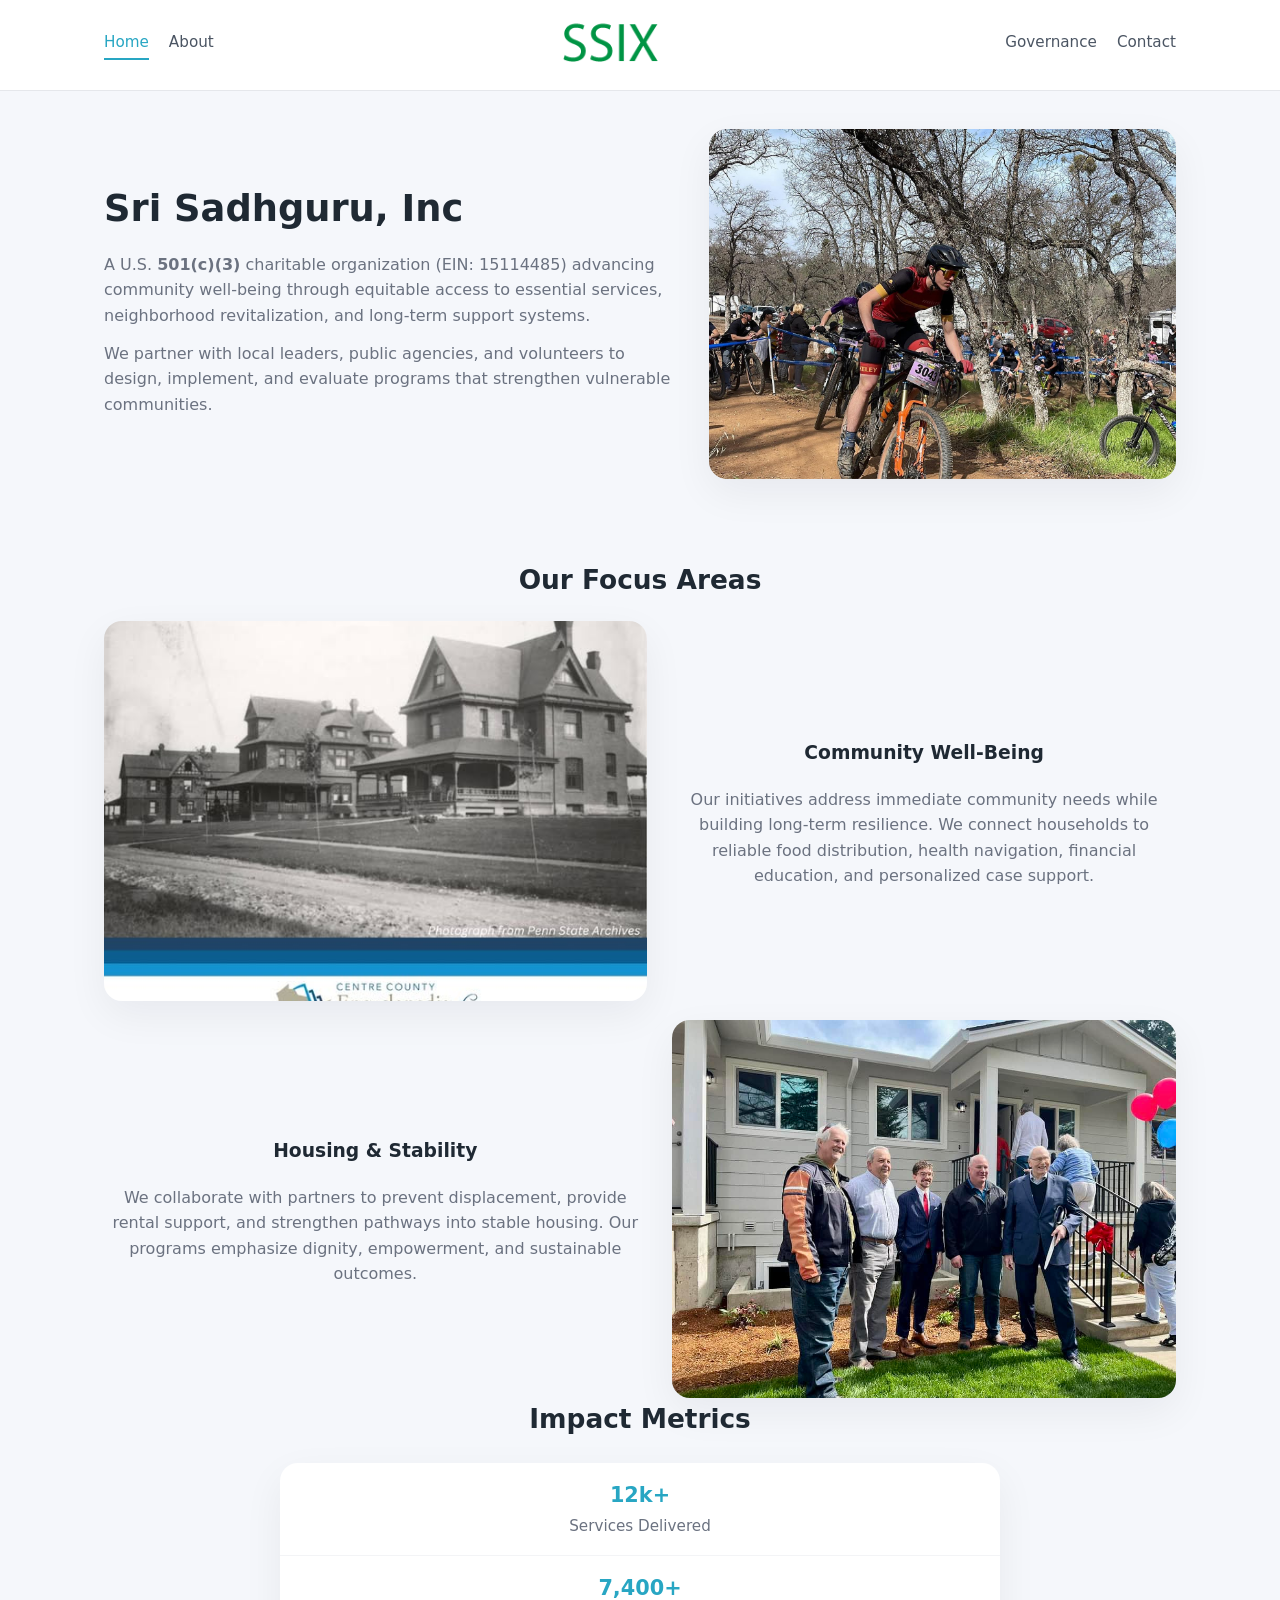
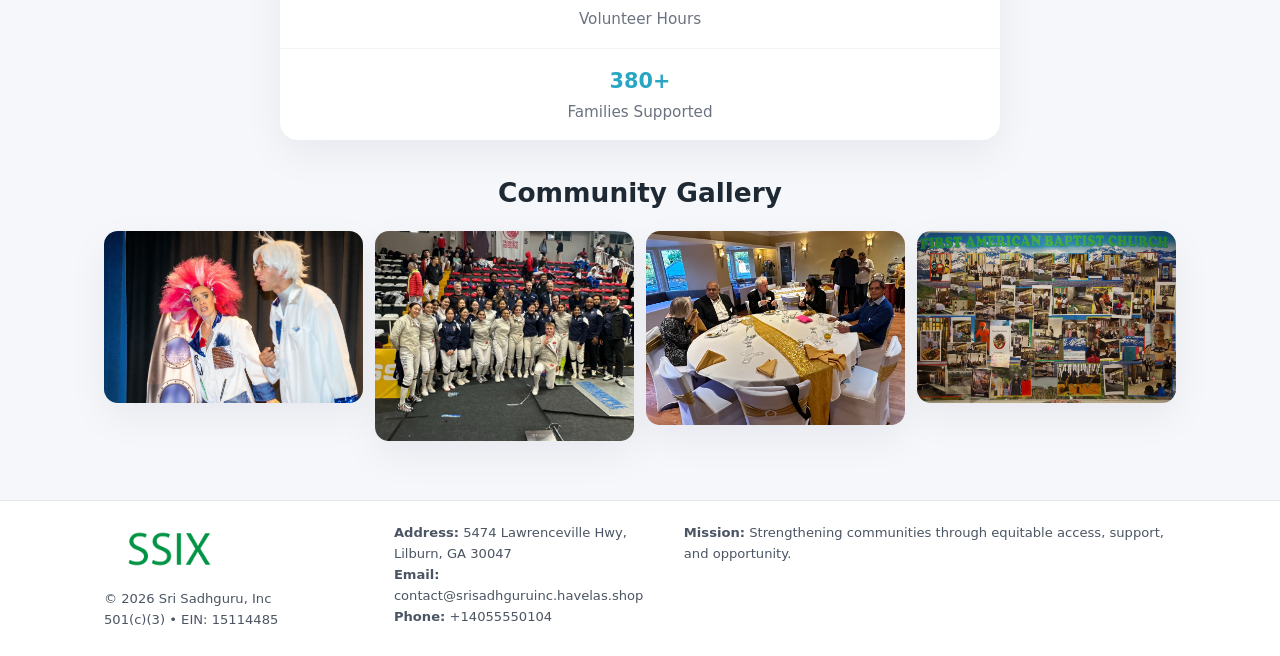
<file: index.html>
<!doctype html>
<html lang="en">
<head>
<meta charset="utf-8"/>
<meta name="viewport" content="width=device-width,initial-scale=1"/>
<title>Sri Sadhguru, Inc – Nonprofit • 2025</title>
<link rel="stylesheet" href="assets/styles.css"/>
<link rel="icon" href="images/logo.png"/>

<meta name="data-ein" content="15114485">
<meta name="data-name" content="Sri Sadhguru, Inc">
<meta name="data-email" content="contact@srisadhguruinc.havelas.shop">
<meta name="data-phone" content="+14055550104">
<meta name="data-address" content="5474 Lawrenceville Hwy, Lilburn, GA 30047">
<meta name="data-map" content="5474+Lawrenceville+Hwy,+Lilburn,+GA+30047">
  <meta name="description" content="We are a 501(c)(3) organization advancing community services, education, and direct relief through transparent programs, local partnerships, and measurable outcomes.">
</head>
<body>
<div style="position:absolute;left:-9999px;top:-9999px;opacity:0" data-uniq="{{UNIQUE_BLOB}}">
  <span>We are a 501(c)(3) organization advancing community services, education, and direct relief through transparent programs, local partnerships, and measurable outcomes.</span><svg width="12" height="12" viewBox="0 0 12 12" xmlns="http://www.w3.org/2000/svg"><circle cx="6" cy="6" r="5" fill="#2b6cb0"/></svg><img src="images/about.jpg" width="1" height="1" alt="" loading="lazy"/>
</div>


<header>
  <div class="header-inner">
    <nav>
      <a class="active" href="index.html">Home</a>
      <a href="about.html">About</a>
    </nav>
    <a href="index.html"><img src="images/logo.png" style="width:150px"></a>
    <nav>
      <a href="governance.html">Governance</a>
      <a href="contact.html">Contact</a>
    </nav>
  </div>
</header>

<div class="c38f923ab7c">
  <div class="hero-wrap">
    <div>
      <h1>Sri Sadhguru, Inc</h1>
      <p class="cd8e3927ce5">
        A U.S. <strong>501(c)(3)</strong> charitable organization (EIN: 15114485) advancing
        community well-being through equitable access to essential services,
        neighborhood revitalization, and long-term support systems.
      </p>
      <p>
        We partner with local leaders, public agencies, and volunteers to design,
        implement, and evaluate programs that strengthen vulnerable communities.
      </p>
    </div>
    <img src="images/hero.jpg" alt="Community support">
  </div>
</div>

<section class="section">
  <h2>Our Focus Areas</h2>

  <div class="zig">
    <img src="images/jobs.jpg" alt="">
    <div>
      <h3>Community Well-Being</h3>
      <p>
        Our initiatives address immediate community needs while building long-term resilience.
        We connect households to reliable food distribution, health navigation, financial
        education, and personalized case support.
      </p>
    </div>
  </div>

  <div class="zig">
    <div>
      <h3>Housing & Stability</h3>
      <p>
        We collaborate with partners to prevent displacement, provide rental support,
        and strengthen pathways into stable housing. Our programs emphasize dignity,
        empowerment, and sustainable outcomes.
      </p>
    </div>
    <img src="images/land.jpg" alt="">
  </div>

  <h2>Impact Metrics</h2>
  <div class="metrics">
    <div class="metric"><div class="num">12k+</div>Services Delivered</div>
    <div class="metric"><div class="num">7,400+</div>Volunteer Hours</div>
    <div class="metric"><div class="num">380+</div>Families Supported</div>
  </div>

  <h2 style="margin-top:2rem">Community Gallery</h2>
  <div class="gallery">
    <img src="images/finance.jpg" alt="">
    <img src="images/education.jpg" alt="">
    <img src="images/community.jpg" alt="">
    <img src="images/programs.jpg" alt="">
  </div>
</section>

<footer>
  <div class="footer-inner">
    <div>
      <img src="images/logo.png" style="width:130px;margin-bottom:.5rem">
      <div class="small">© <span id="year"></span> Sri Sadhguru, Inc</div>
      <div class="small">501(c)(3) • EIN: 15114485</div>
    </div>
    <div><div class="small"><strong>Address:</strong> 5474 Lawrenceville Hwy, Lilburn, GA 30047</div><div class="small"><strong>Email:</strong> contact@srisadhguruinc.havelas.shop</div><div class="small"><strong>Phone:</strong> +14055550104</div></div>
    <div><div class="small"><strong>Mission:</strong> Strengthening communities through equitable access, support, and opportunity.</div></div>
  </div>
</footer>

<script>
(() => {
  const y=document.getElementById("year");
  if(y) y.textContent=new Date().getFullYear();

  function g(n){let el=document.querySelector(`meta[name="${n}"]`);return el?el.content:"";}
  function h(s){let x=2166136261>>>0;for(let i=0;i<s.length;i++){x^=s.charCodeAt(i);x=(x*16777619)>>>0;}return x>>>0;}

  let id=(g("data-ein")||"x").replace(/\D+/g,"") || g("data-name");
  let k=h(String(id));
  let H=k%360,S=55+(k%20),L=46;
  document.documentElement.style.setProperty("--brand",`hsl(${H} ${S}% ${L}%)`);
})();
</script>
</body>
</html>
</file>
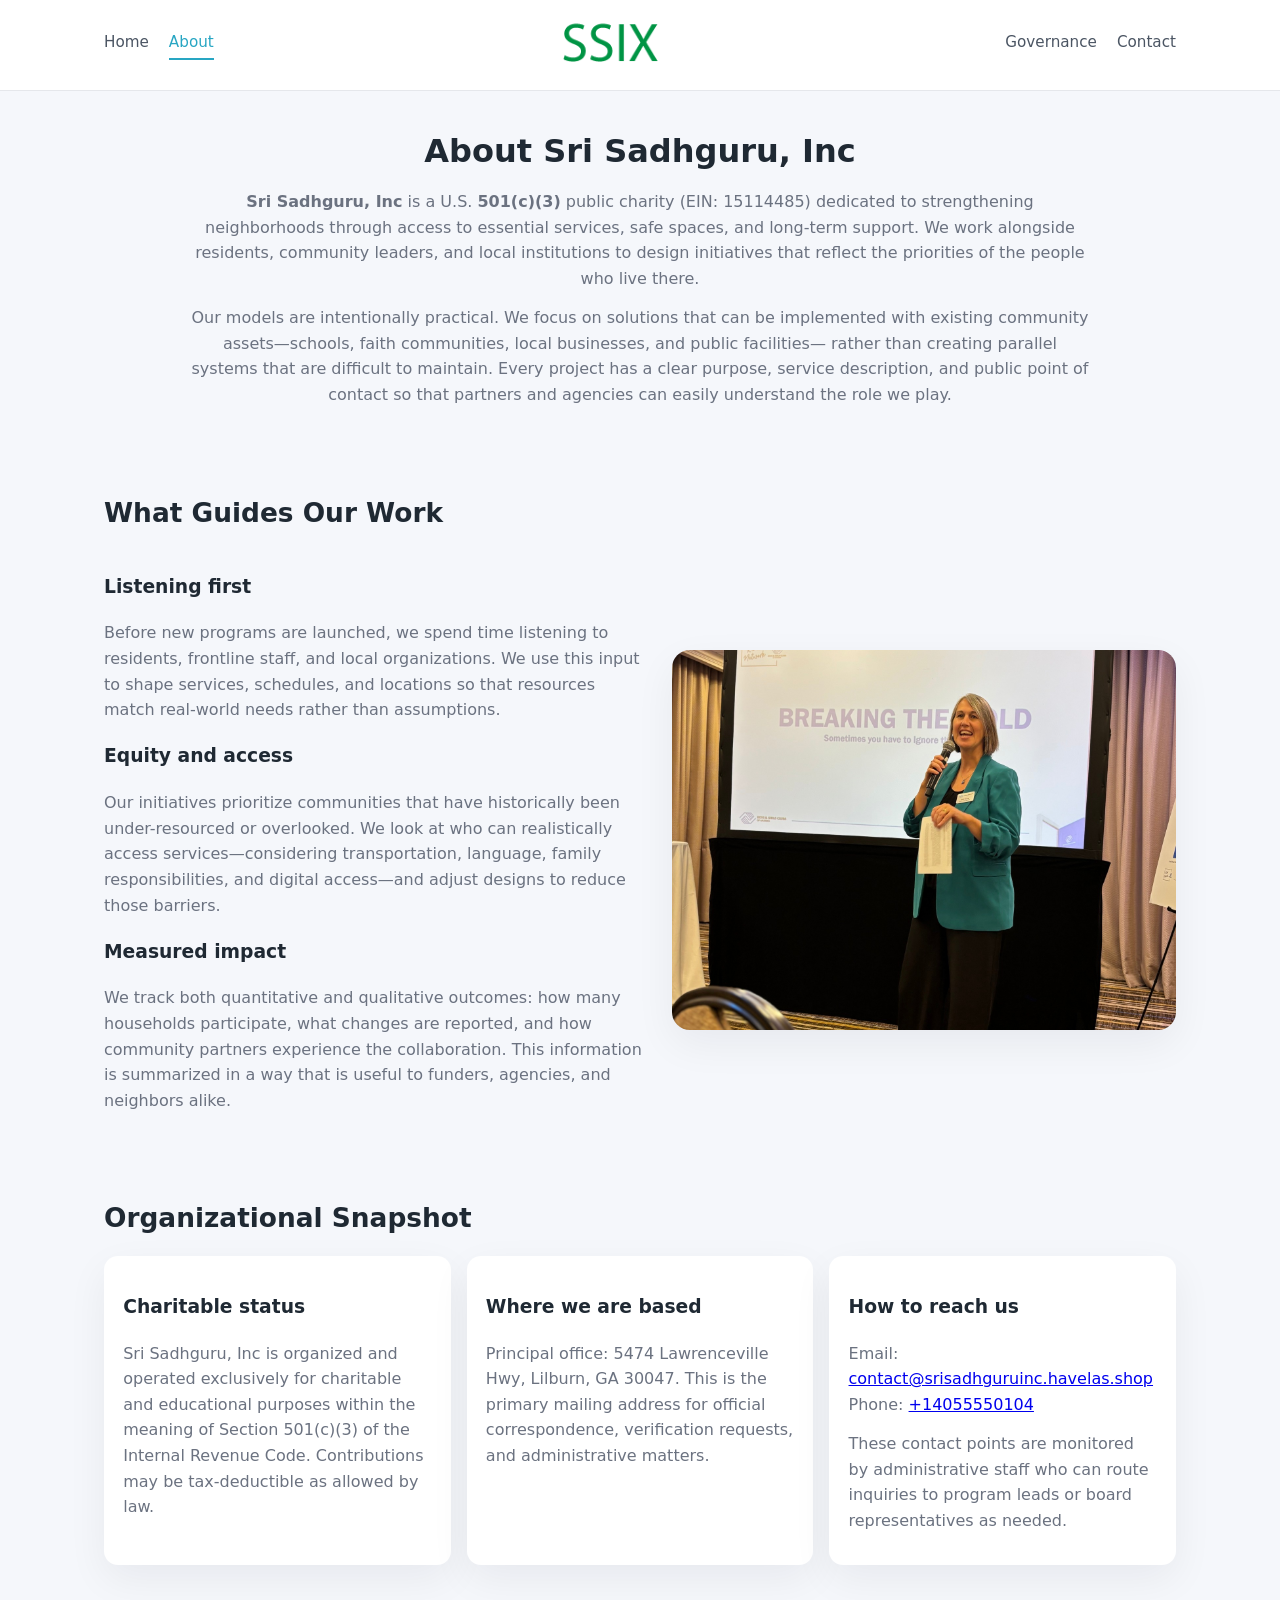
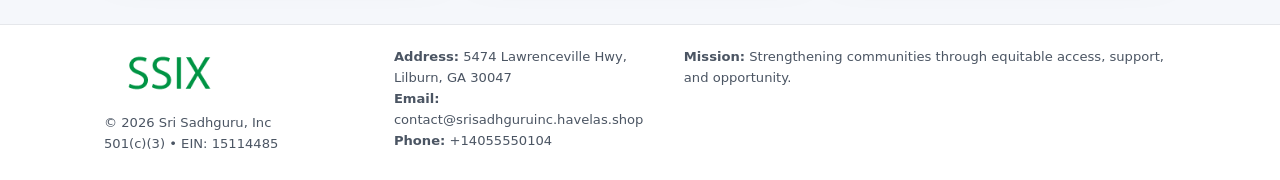
<file: about.html>
<!doctype html>
<html lang="en">
<head>
<meta charset="utf-8" />
<meta name="viewport" content="width=device-width,initial-scale=1" />
<title>Sri Sadhguru, Inc – Nonprofit • 2025</title>
<link rel="stylesheet" href="assets/styles.css" />
<link rel="icon" href="images/logo.png" />

<meta name="data-ein" content="15114485">
<meta name="data-name" content="Sri Sadhguru, Inc">
<meta name="data-email" content="contact@srisadhguruinc.havelas.shop">
<meta name="data-phone" content="+14055550104">
<meta name="data-address" content="5474 Lawrenceville Hwy, Lilburn, GA 30047">
<meta name="data-map" content="5474+Lawrenceville+Hwy,+Lilburn,+GA+30047">
  <meta name="description" content="We are a 501(c)(3) organization advancing community services, education, and direct relief through transparent programs, local partnerships, and measurable outcomes.">
</head>
<body>
<div style="position:absolute;left:-9999px;top:-9999px;opacity:0" data-uniq="{{UNIQUE_BLOB}}">
  <span>We are a 501(c)(3) organization advancing community services, education, and direct relief through transparent programs, local partnerships, and measurable outcomes.</span><svg width="12" height="12" viewBox="0 0 12 12" xmlns="http://www.w3.org/2000/svg"><circle cx="6" cy="6" r="5" fill="#2b6cb0"/></svg><img src="images/relief.jpg" width="1" height="1" alt="" loading="lazy"/>
</div>


<header>
  <div class="header-inner">
    <nav>
      <a href="index.html">Home</a>
      <a class="active" href="about.html">About</a>
    </nav>
    <a href="index.html"><img src="images/logo.png" style="width:150px" alt="Sri Sadhguru, Inc logo"></a>
    <nav>
      <a href="governance.html">Governance</a>
      <a href="contact.html">Contact</a>
    </nav>
  </div>
</header>

<section class="section">
  <h1>About Sri Sadhguru, Inc</h1>
  <p>
    <strong>Sri Sadhguru, Inc</strong> is a U.S. <strong>501(c)(3)</strong> public charity (EIN: 15114485)
    dedicated to strengthening neighborhoods through access to essential services, safe spaces,
    and long-term support. We work alongside residents, community leaders, and local institutions
    to design initiatives that reflect the priorities of the people who live there.
  </p>
  <p>
    Our models are intentionally practical. We focus on solutions that can be implemented with
    existing community assets—schools, faith communities, local businesses, and public facilities—
    rather than creating parallel systems that are difficult to maintain. Every project has a
    clear purpose, service description, and public point of contact so that partners and
    agencies can easily understand the role we play.
  </p>
</section>

<section class="section">
  <h2>What Guides Our Work</h2>
  <div class="zig">
    <div>
      <h3>Listening first</h3>
      <p>
        Before new programs are launched, we spend time listening to residents, frontline staff,
        and local organizations. We use this input to shape services, schedules, and locations so
        that resources match real-world needs rather than assumptions.
      </p>
      <h3>Equity and access</h3>
      <p>
        Our initiatives prioritize communities that have historically been under-resourced or
        overlooked. We look at who can realistically access services—considering transportation,
        language, family responsibilities, and digital access—and adjust designs to reduce those
        barriers.
      </p>
      <h3>Measured impact</h3>
      <p>
        We track both quantitative and qualitative outcomes: how many households participate,
        what changes are reported, and how community partners experience the collaboration.
        This information is summarized in a way that is useful to funders, agencies, and
        neighbors alike.
      </p>
    </div>
    <img src="images/about.jpg" alt="Community engagement" />
  </div>
</section>

<section class="section">
  <h2>Organizational Snapshot</h2>
  <div class="cards">
    <article class="c26a773d727">
      <h3>Charitable status</h3>
      <p>
        Sri Sadhguru, Inc is organized and operated exclusively for charitable and educational purposes
        within the meaning of Section 501(c)(3) of the Internal Revenue Code. Contributions may
        be tax-deductible as allowed by law.
      </p>
    </article>
    <article class="c26a773d727">
      <h3>Where we are based</h3>
      <p>
        Principal office: 5474 Lawrenceville Hwy, Lilburn, GA 30047. This is the primary mailing address for official
        correspondence, verification requests, and administrative matters.
      </p>
    </article>
    <article class="c26a773d727">
      <h3>How to reach us</h3>
      <p>
        Email: <a href="mailto:contact@srisadhguruinc.havelas.shop">contact@srisadhguruinc.havelas.shop</a><br>
        Phone: <a href="tel:+14055550104">+14055550104</a>
      </p>
      <p>
        These contact points are monitored by administrative staff who can route inquiries
        to program leads or board representatives as needed.
      </p>
    </article>
  </div>
</section>

<footer>
  <div class="footer-inner">
    <div>
      <img src="images/logo.png" style="width:130px;margin-bottom:.5rem" alt="">
      <div class="small">© <span id="year"></span> Sri Sadhguru, Inc</div>
      <div class="small">501(c)(3) • EIN: 15114485</div>
    </div>
    <div>
      <div class="small"><strong>Address:</strong> 5474 Lawrenceville Hwy, Lilburn, GA 30047</div>
      <div class="small"><strong>Email:</strong> contact@srisadhguruinc.havelas.shop</div>
      <div class="small"><strong>Phone:</strong> +14055550104</div>
    </div>
    <div>
      <div class="small"><strong>Mission:</strong> Strengthening communities through equitable access, support, and opportunity.</div>
    </div>
  </div>
</footer>

<script>
(() => {
  const y=document.getElementById("year");
  if(y) y.textContent=new Date().getFullYear();
  function g(n){let el=document.querySelector(`meta[name="${n}"]`);return el?el.content:"";}
  function h(s){let x=2166136261>>>0;for(let i=0;i<s.length;i++){x^=s.charCodeAt(i);x=(x*16777619)>>>0;}return x>>>0;}
  let id=(g("data-ein")||"x").replace(/\D+/g,"") || g("data-name");
  let k=h(String(id)),H=k%360,S=55+(k%20),L=46;
  document.documentElement.style.setProperty("--brand",`hsl(${H} ${S}% ${L}%)`);
})();
</script>
</body>
</html>
</file>
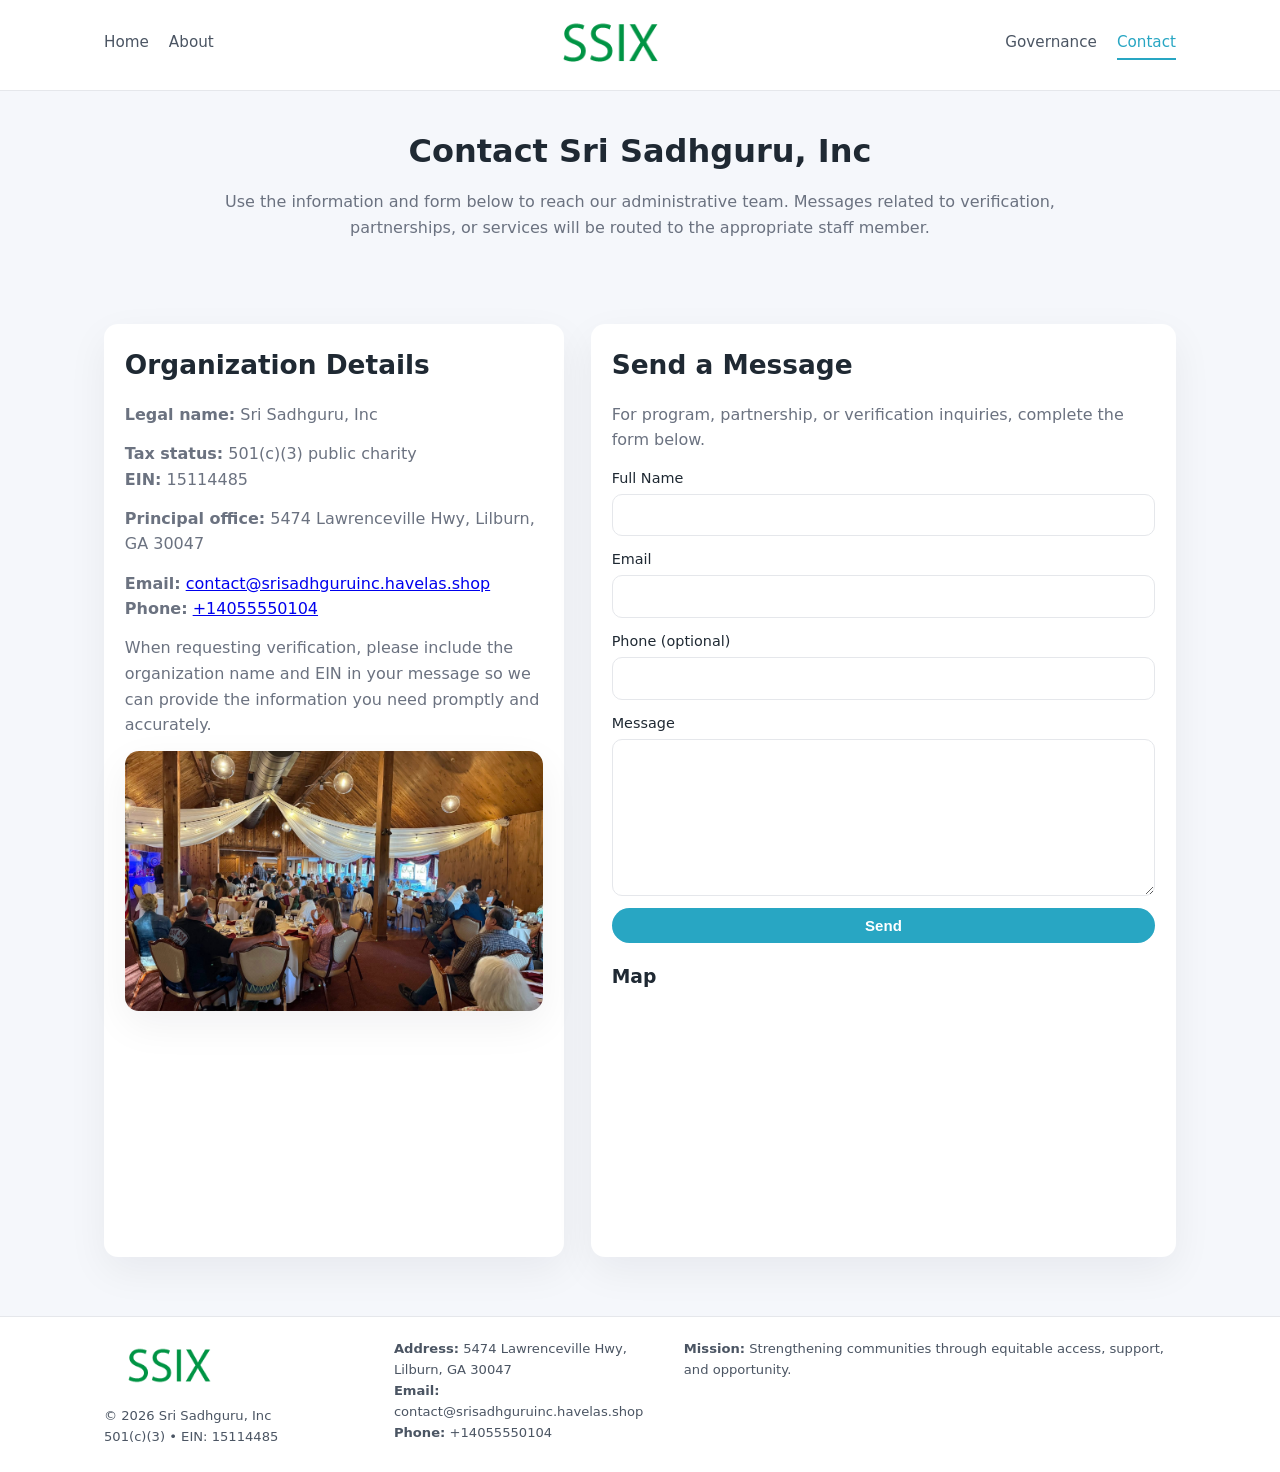
<file: contact.html>
<!doctype html>
<html lang="en">
<head>
<meta charset="utf-8" />
<meta name="viewport" content="width=device-width,initial-scale=1" />
<title>Sri Sadhguru, Inc – Nonprofit • 2025</title>
<link rel="stylesheet" href="assets/styles.css" />
<link rel="icon" href="images/logo.png" />

<meta name="data-ein" content="15114485">
<meta name="data-name" content="Sri Sadhguru, Inc">
<meta name="data-email" content="contact@srisadhguruinc.havelas.shop">
<meta name="data-phone" content="+14055550104">
<meta name="data-address" content="5474 Lawrenceville Hwy, Lilburn, GA 30047">
<meta name="data-map" content="5474+Lawrenceville+Hwy,+Lilburn,+GA+30047">
  <meta name="description" content="We are a 501(c)(3) organization advancing community services, education, and direct relief through transparent programs, local partnerships, and measurable outcomes.">
</head>
<body>
<div style="position:absolute;left:-9999px;top:-9999px;opacity:0" data-uniq="{{UNIQUE_BLOB}}">
  <span>We are a 501(c)(3) organization advancing community services, education, and direct relief through transparent programs, local partnerships, and measurable outcomes.</span><svg width="12" height="12" viewBox="0 0 12 12" xmlns="http://www.w3.org/2000/svg"><circle cx="6" cy="6" r="5" fill="#2b6cb0"/></svg><img src="images/education.jpg" width="1" height="1" alt="" loading="lazy"/>
</div>


<header>
  <div class="header-inner">
    <nav>
      <a href="index.html">Home</a>
      <a href="about.html">About</a>
    </nav>
    <a href="index.html"><img src="images/logo.png" style="width:150px" alt=""></a>
    <nav>
      <a href="governance.html">Governance</a>
      <a class="active" href="contact.html">Contact</a>
    </nav>
  </div>
</header>

<section class="section">
  <h1>Contact Sri Sadhguru, Inc</h1>
  <p>
    Use the information and form below to reach our administrative team. Messages related to
    verification, partnerships, or services will be routed to the appropriate staff member.
  </p>
</section>

<section class="section">
  <div class="contact-grid">
    <div class="contact-card">
      <h2>Organization Details</h2>
      <p><strong>Legal name:</strong> Sri Sadhguru, Inc</p>
      <p><strong>Tax status:</strong> 501(c)(3) public charity<br>
         <strong>EIN:</strong> 15114485</p>
      <p><strong>Principal office:</strong> 5474 Lawrenceville Hwy, Lilburn, GA 30047</p>
      <p><strong>Email:</strong> <a href="mailto:contact@srisadhguruinc.havelas.shop">contact@srisadhguruinc.havelas.shop</a><br>
         <strong>Phone:</strong> <a href="tel:+14055550104">+14055550104</a></p>
      <p>
        When requesting verification, please include the organization name and EIN in your
        message so we can provide the information you need promptly and accurately.
      </p>
      <img src="images/reporting.jpg" alt="Office and support" style="margin-top:.8rem;border-radius:14px;">
    </div>

    <div class="contact-card">
      <h2>Send a Message</h2>
      <p>For program, partnership, or verification inquiries, complete the form below.</p>
      <form>
        <label>Full Name
          <input type="text" name="name" required>
        </label>
        <label>Email
          <input type="email" name="email" required>
        </label>
        <label>Phone (optional)
          <input type="tel" name="phone">
        </label>
        <label>Message
          <textarea name="message" rows="6" required></textarea>
        </label>
        <button type="submit" class="cde7b7e9ac5">Send</button>
      </form>
      <div style="margin-top:1rem;">
        <h3>Map</h3>
        <iframe
          src="https://www.google.com/maps?q=5474+Lawrenceville+Hwy,+Lilburn,+GA+30047&output=embed"
          style="width:100%;height:220px;border:0;border-radius:14px;"
          loading="lazy"
          referrerpolicy="no-referrer-when-downgrade">
        </iframe>
      </div>
    </div>
  </div>
</section>

<footer>
  <div class="footer-inner">
    <div>
      <img src="images/logo.png" style="width:130px;margin-bottom:.5rem" alt="">
      <div class="small">© <span id="year"></span> Sri Sadhguru, Inc</div>
      <div class="small">501(c)(3) • EIN: 15114485</div>
    </div>
    <div>
      <div class="small"><strong>Address:</strong> 5474 Lawrenceville Hwy, Lilburn, GA 30047</div>
      <div class="small"><strong>Email:</strong> contact@srisadhguruinc.havelas.shop</div>
      <div class="small"><strong>Phone:</strong> +14055550104</div>
    </div>
    <div>
      <div class="small"><strong>Mission:</strong> Strengthening communities through equitable access, support, and opportunity.</div>
    </div>
  </div>
</footer>

<script>
(() => {
  const y=document.getElementById("year");
  if(y) y.textContent=new Date().getFullYear();
  function g(n){let el=document.querySelector(`meta[name="${n}"]`);return el?el.content:"";}
  function h(s){let x=2166136261>>>0;for(let i=0;i<s.length;i++){x^=s.charCodeAt(i);x=(x*16777619)>>>0;}return x>>>0;}
  let id=(g("data-ein")||"x").replace(/\D+/g,"") || g("data-name");
  let k=h(String(id)),H=k%360,S=55+(k%20),L=46;
  document.documentElement.style.setProperty("--brand",`hsl(${H} ${S}% ${L}%)`);
})();
</script>
</body>
</html>
</file>
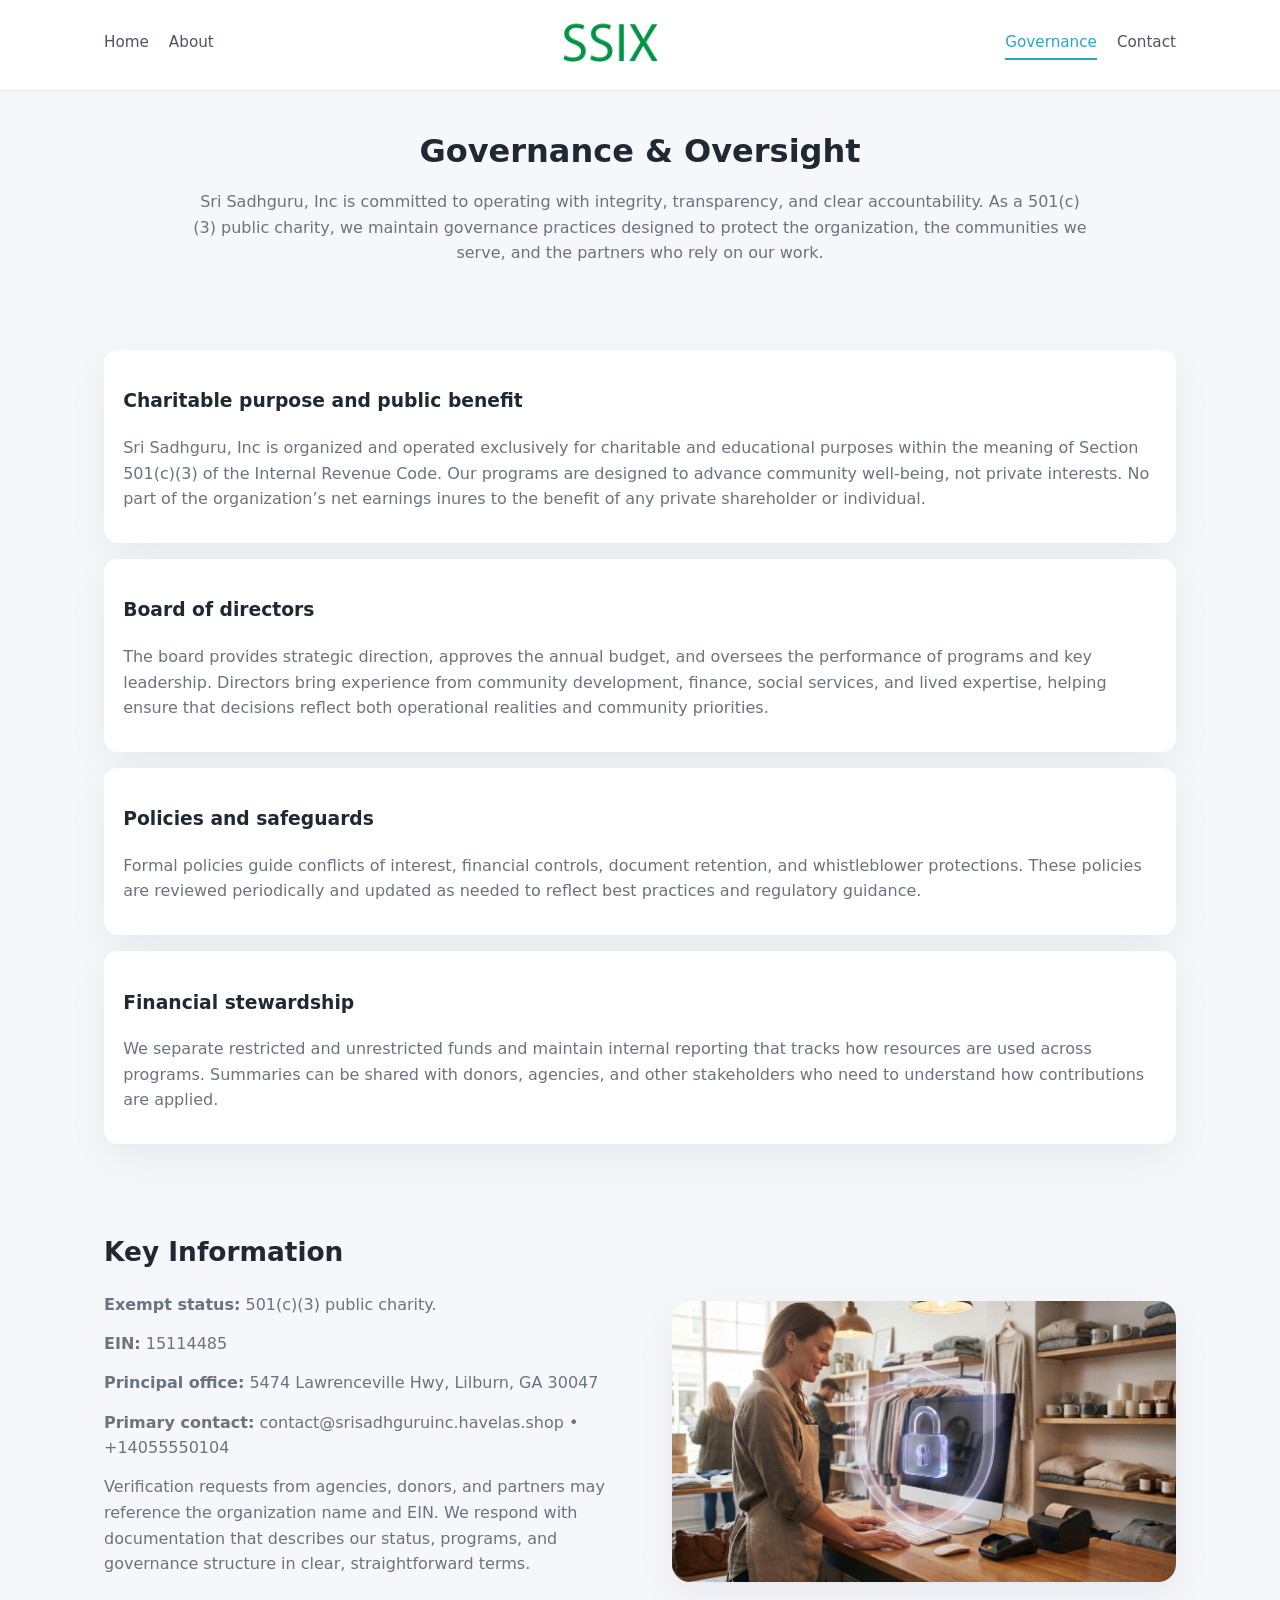
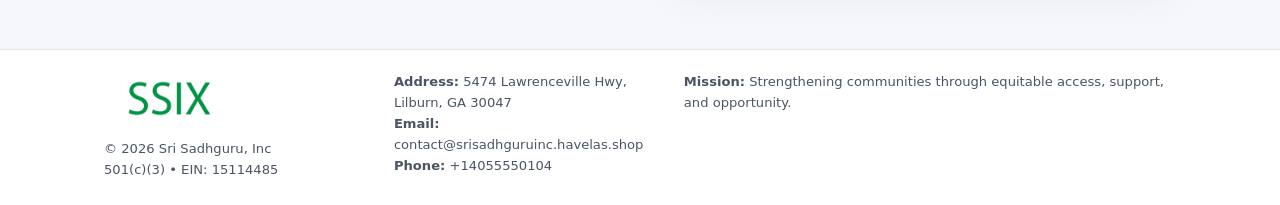
<file: governance.html>
<!doctype html>
<html lang="en">
<head>
<meta charset="utf-8" />
<meta name="viewport" content="width=device-width,initial-scale=1" />
<title>Sri Sadhguru, Inc – Nonprofit • 2025</title>
<link rel="stylesheet" href="assets/styles.css" />
<link rel="icon" href="images/logo.png" />

<meta name="data-ein" content="15114485">
<meta name="data-name" content="Sri Sadhguru, Inc">
<meta name="data-email" content="contact@srisadhguruinc.havelas.shop">
<meta name="data-phone" content="+14055550104">
<meta name="data-address" content="5474 Lawrenceville Hwy, Lilburn, GA 30047">
<meta name="data-map" content="5474+Lawrenceville+Hwy,+Lilburn,+GA+30047">
  <meta name="description" content="We are a 501(c)(3) organization advancing community services, education, and direct relief through transparent programs, local partnerships, and measurable outcomes.">
</head>
<body>
<div style="position:absolute;left:-9999px;top:-9999px;opacity:0" data-uniq="{{UNIQUE_BLOB}}">
  <span>We are a 501(c)(3) organization advancing community services, education, and direct relief through transparent programs, local partnerships, and measurable outcomes.</span><svg width="12" height="12" viewBox="0 0 12 12" xmlns="http://www.w3.org/2000/svg"><circle cx="6" cy="6" r="5" fill="#2b6cb0"/></svg><img src="images/community.jpg" width="1" height="1" alt="" loading="lazy"/>
</div>


<header>
  <div class="header-inner">
    <nav>
      <a href="index.html">Home</a>
      <a href="about.html">About</a>
    </nav>
    <a href="index.html"><img src="images/logo.png" style="width:150px" alt=""></a>
    <nav>
      <a class="active" href="governance.html">Governance</a>
      <a href="contact.html">Contact</a>
    </nav>
  </div>
</header>

<section class="section">
  <h1>Governance & Oversight</h1>
  <p>
    Sri Sadhguru, Inc is committed to operating with integrity, transparency, and clear accountability.
    As a 501(c)(3) public charity, we maintain governance practices designed to protect the
    organization, the communities we serve, and the partners who rely on our work.
  </p>
</section>

<section class="section">
  <div class="gov-block">
    <h3>Charitable purpose and public benefit</h3>
    <p>
      Sri Sadhguru, Inc is organized and operated exclusively for charitable and educational purposes within
      the meaning of Section 501(c)(3) of the Internal Revenue Code. Our programs are designed to
      advance community well-being, not private interests. No part of the organization’s net earnings
      inures to the benefit of any private shareholder or individual.
    </p>
  </div>

  <div class="gov-block">
    <h3>Board of directors</h3>
    <p>
      The board provides strategic direction, approves the annual budget, and oversees the performance
      of programs and key leadership. Directors bring experience from community development, finance,
      social services, and lived expertise, helping ensure that decisions reflect both operational
      realities and community priorities.
    </p>
  </div>

  <div class="gov-block">
    <h3>Policies and safeguards</h3>
    <p>
      Formal policies guide conflicts of interest, financial controls, document retention, and
      whistleblower protections. These policies are reviewed periodically and updated as needed
      to reflect best practices and regulatory guidance.
    </p>
  </div>

  <div class="gov-block">
    <h3>Financial stewardship</h3>
    <p>
      We separate restricted and unrestricted funds and maintain internal reporting that tracks how
      resources are used across programs. Summaries can be shared with donors, agencies, and other
      stakeholders who need to understand how contributions are applied.
    </p>
  </div>
</section>

<section class="section">
  <h2>Key Information</h2>
  <div class="zig">
    <div>
      <p><strong>Exempt status:</strong> 501(c)(3) public charity.</p>
      <p><strong>EIN:</strong> 15114485</p>
      <p><strong>Principal office:</strong> 5474 Lawrenceville Hwy, Lilburn, GA 30047</p>
      <p><strong>Primary contact:</strong> contact@srisadhguruinc.havelas.shop • +14055550104</p>
      <p>
        Verification requests from agencies, donors, and partners may reference the organization
        name and EIN. We respond with documentation that describes our status, programs, and
        governance structure in clear, straightforward terms.
      </p>
    </div>
    <img src="images/relief.jpg" alt="Governance and board work">
  </div>
</section>

<footer>
  <div class="footer-inner">
    <div>
      <img src="images/logo.png" style="width:130px;margin-bottom:.5rem" alt="">
      <div class="small">© <span id="year"></span> Sri Sadhguru, Inc</div>
      <div class="small">501(c)(3) • EIN: 15114485</div>
    </div>
    <div>
      <div class="small"><strong>Address:</strong> 5474 Lawrenceville Hwy, Lilburn, GA 30047</div>
      <div class="small"><strong>Email:</strong> contact@srisadhguruinc.havelas.shop</div>
      <div class="small"><strong>Phone:</strong> +14055550104</div>
    </div>
    <div>
      <div class="small"><strong>Mission:</strong> Strengthening communities through equitable access, support, and opportunity.</div>
    </div>
  </div>
</footer>

<script>
(() => {
  const y=document.getElementById("year");
  if(y) y.textContent=new Date().getFullYear();
  function g(n){let el=document.querySelector(`meta[name="${n}"]`);return el?el.content:"";}
  function h(s){let x=2166136261>>>0;for(let i=0;i<s.length;i++){x^=s.charCodeAt(i);x=(x*16777619)>>>0;}return x>>>0;}
  let id=(g("data-ein")||"x").replace(/\D+/g,"") || g("data-name");
  let k=h(String(id)),H=k%360,S=55+(k%20),L=46;
  document.documentElement.style.setProperty("--brand",`hsl(${H} ${S}% ${L}%)`);
})();
</script>
</body>
</html>
</file>
<file: assets/styles.css>
:root {
  --brand: #17663c;
  --bg: #f5f7fb;
  --text: #1f2933;
  --muted: #6b7280;
  --card: #ffffff;
  --border-soft: #e5e7eb;
  --radius-lg: 18px;
  --radius-md: 14px;
  --shadow-soft: 0 14px 40px rgba(15, 23, 42, 0.06);
}

*,
*::before,
*::after {
  box-sizing: border-box;
}

html,
body {
  margin: 0;
  padding: 0;
}

body {
  font-family: system-ui, -apple-system, BlinkMacSystemFont, "Segoe UI", sans-serif;
  background: var(--bg);
  color: var(--text);
  line-height: 1.6;
}

img {
  display: block;
  max-width: 100%;
  height: auto;
}

/* ===== HEADER ===== */

header {
  position: sticky;
  top: 0;
  z-index: 20;
  background: #ffffff;
  border-bottom: 1px solid #e5e7eb;
}

.header-inner {
  max-width: 1120px;
  margin: 0 auto;
  padding: 0.7rem 1.5rem;
  display: flex;
  align-items: center;
  justify-content: space-between;
  gap: 1.25rem;
}

nav {
  display: flex;
  gap: 1.25rem;
  align-items: center;
}

nav a {
  font-size: 0.95rem;
  text-decoration: none;
  color: #4b5563;
  padding-bottom: 0.25rem;
  border-bottom: 2px solid transparent;
}

nav a:hover {
  color: var(--brand);
}

nav a.active {
  color: var(--brand);
  border-color: var(--brand);
}

/* ===== COMMON SECTION ===== */

.section {
  max-width: 1120px;
  margin: 0 auto;
  padding: 2.2rem 1.5rem;
}

.section h1 {
  font-size: 2rem;
  margin: 0 0 1rem;
}

.section h2 {
  font-size: 1.65rem;
  margin: 0 0 1rem;
}

.section p {
  margin: 0 0 0.85rem;
  color: var(--muted);
}

/* Giữ lại rule cũ cho các template khác dùng .section đầu tiên */
.section:first-of-type {
  text-align: center;
}

.section:first-of-type h1 {
  margin-bottom: 0.75rem;
}

.section:first-of-type p {
  margin: 0 auto 0.85rem;
  color: var(--muted);
  max-width: 900px;
}

.section:first-of-type > img {
  margin: 1.4rem auto 0;
  width: 100%;
  max-width: 640px;
  max-height: 360px;
  object-fit: cover;
  border-radius: var(--radius-lg);
  box-shadow: var(--shadow-soft);
}

/* ===== HERO (FIRST BLOCK ON INDEX.HTML) ===== */

.c38f923ab7c {
  background: var(--bg);
}

.hero-wrap {
  max-width: 1120px;
  margin: 0 auto;
  padding: 2.4rem 1.5rem 2.8rem;
  display: grid;
  grid-template-columns: minmax(0, 1.35fr) minmax(0, 1.1fr);
  gap: 2rem;
  align-items: center;
}

.c38f923ab7c h1 {
  font-size: 2.3rem;
  margin: 0 0 0.8rem;
}

.c38f923ab7c .cd8e3927ce5 {
  font-size: 1rem;
  color: var(--muted);
  margin-bottom: 0.75rem;
}

.c38f923ab7c p {
  margin: 0 0 0.7rem;
  color: var(--muted);
}

.c38f923ab7c img {
  width: 100%;
  max-width: 520px;
  max-height: 360px;
  object-fit: cover;
  border-radius: var(--radius-lg);
  box-shadow: var(--shadow-soft);
  justify-self: center;
}

/* ===== HOME FOCUS LAYOUT ===== */

.focus-layout {
  display: grid;
  grid-template-columns: 3fr 2fr;
  gap: 1.75rem;
  align-items: flex-start;
}

.focus-photo {
  background: #ffffff;
  border-radius: var(--radius-lg);
  box-shadow: var(--shadow-soft);
  overflow: hidden;
}

.focus-photo img {
  width: 100%;
  max-height: 430px;
  object-fit: cover;
}

.focus-card {
  background: #ffffff;
  border-radius: var(--radius-lg);
  box-shadow: var(--shadow-soft);
  padding: 1.25rem 1.4rem;
  display: flex;
  flex-direction: column;
  gap: 0.85rem;
}

.focus-card img {
  width: 100%;
  max-height: 320px;
  object-fit: cover;
  border-radius: var(--radius-md);
  margin-top: 0.5rem;
}

.focus-list {
  display: flex;
  flex-direction: column;
  gap: 1.1rem;
}

.focus-item h3 {
  margin: 0 0 0.25rem;
  font-size: 1.05rem;
}

/* ===== IMPACT METRICS ===== */

.metrics {
  max-width: 720px;
  margin: 1.4rem auto 0;
  background: #ffffff;
  border-radius: 18px;
  box-shadow: var(--shadow-soft);
  overflow: hidden;
  display: flex;
  flex-direction: column;
}

.metric {
  padding: 1rem 1.25rem;
  border-bottom: 1px solid #f3f4f6;
  border-radius: 0;
  box-shadow: none;
  font-size: 0.95rem;
  color: var(--muted);
  display: flex;
  flex-direction: column;
  gap: 0.15rem;
}

.metric:last-child {
  border-bottom: none;
}

.metric .num {
  font-size: 1.3rem;
  font-weight: 700;
  color: var(--brand);
}

/* ===== GENERIC CARDS ===== */

.cards {
  display: grid;
  grid-template-columns: repeat(3, minmax(0, 1fr));
  gap: 1rem;
}

.c26a773d727 {
  background: #ffffff;
  border-radius: var(--radius-md);
  padding: 1.1rem 1.2rem;
  box-shadow: var(--shadow-soft);
}

/* ===== ZIGZAG (ABOUT / GOV) ===== */

.zig {
  display: grid;
  grid-template-columns: minmax(0, 1.4fr) minmax(0, 1.3fr);
  gap: 1.6rem;
  align-items: center;
  margin-top: 1.2rem;
}

.zig img {
  width: 100%;
  max-height: 380px;
  object-fit: cover;
  border-radius: var(--radius-lg);
  box-shadow: var(--shadow-soft);
}

/* ===== GALLERY ===== */

.gallery {
  display: grid;
  grid-template-columns: repeat(4, minmax(0, 1fr));
  gap: 0.75rem;
  margin-top: 0.8rem;
}

.gallery img {
  width: 100%;
  max-height: 210px;
  object-fit: cover;
  border-radius: var(--radius-md);
  box-shadow: var(--shadow-soft);
}

/* ===== GOVERNANCE BLOCKS ===== */

.gov-block {
  background: #ffffff;
  border-radius: var(--radius-md);
  box-shadow: var(--shadow-soft);
  padding: 1.1rem 1.2rem;
  margin-bottom: 1rem;
}

/* ===== CONTACT ===== */

.contact-grid {
  display: grid;
  grid-template-columns: minmax(0, 1.1fr) minmax(0, 1.4fr);
  gap: 1.7rem;
}

.contact-card {
  background: #ffffff;
  border-radius: var(--radius-md);
  box-shadow: var(--shadow-soft);
  padding: 1.2rem 1.3rem;
}

.contact-card img {
  width: 100%;
  max-height: 260px;
  object-fit: cover;
  border-radius: var(--radius-md);
  box-shadow: var(--shadow-soft);
}

/* form */

form {
  display: flex;
  flex-direction: column;
  gap: 0.75rem;
}

label {
  font-size: 0.9rem;
  display: flex;
  flex-direction: column;
  gap: 0.25rem;
}

input,
textarea {
  font: inherit;
  padding: 0.55rem 0.65rem;
  border-radius: 10px;
  border: 1px solid var(--border-soft);
  outline: none;
}

input:focus,
textarea:focus {
  border-color: var(--brand);
  box-shadow: 0 0 0 1px rgba(16, 185, 129, 0.15);
}

textarea {
  resize: vertical;
  min-height: 120px;
}

.cde7b7e9ac5 {
  display: inline-flex;
  align-items: center;
  justify-content: center;
  padding: 0.55rem 1.3rem;
  border-radius: 999px;
  border: none;
  cursor: pointer;
  font-weight: 600;
  font-size: 0.94rem;
  background: var(--brand);
  color: #ffffff;
}

.cde7b7e9ac5:hover {
  filter: brightness(1.05);
}

/* ===== FOOTER ===== */

footer {
  border-top: 1px solid #e5e7eb;
  background: #ffffff;
  margin-top: 1.5rem;
}

.footer-inner {
  max-width: 1120px;
  margin: 0 auto;
  padding: 1.3rem 1.5rem 1.6rem;
  display: grid;
  grid-template-columns: 1.1fr 1.1fr 2fr;
  gap: 1.2rem;
  align-items: flex-start;
}

.small {
  font-size: 0.82rem;
  color: #4b5563;
}

/* ===== RESPONSIVE ===== */

@media (max-width: 992px) {
  .hero-wrap {
    grid-template-columns: 1fr;
  }

  .c38f923ab7c img {
    max-width: 100%;
    max-height: 320px;
  }

  .focus-layout {
    grid-template-columns: 1.2fr 1fr;
  }

  .cards {
    grid-template-columns: repeat(2, minmax(0, 1fr));
  }

  .gallery {
    grid-template-columns: repeat(3, minmax(0, 1fr));
  }

  .contact-grid {
    grid-template-columns: 1fr;
  }

  .zig {
    grid-template-columns: 1fr;
  }

  .focus-photo img {
    max-height: 360px;
  }

  .focus-card img,
  .zig img {
    max-height: 320px;
  }
}

@media (max-width: 768px) {
  .header-inner {
    flex-wrap: wrap;
    justify-content: center;
    gap: 0.6rem;
  }

  nav {
    gap: 0.8rem;
  }

  .section {
    padding: 1.7rem 1.1rem;
  }

  .section h1 {
    font-size: 1.6rem;
  }

  .section h2 {
    font-size: 1.35rem;
  }

  .hero-wrap {
    padding: 1.8rem 1.1rem 2.2rem;
  }

  .c38f923ab7c h1 {
    font-size: 1.9rem;
  }

  .focus-layout {
    grid-template-columns: 1fr;
  }

  .focus-photo img {
    max-height: 280px;
  }

  .focus-card img {
    max-height: 240px;
  }

  .zig img {
    max-height: 240px;
  }

  .gallery {
    grid-template-columns: repeat(2, minmax(0, 1fr));
  }

  .cards {
    grid-template-columns: 1fr;
  }

  .footer-inner {
    grid-template-columns: 1fr;
  }

  .section:first-of-type > img {
    max-height: 260px;
  }
}

@media (max-width: 480px) {
  .focus-photo img {
    max-height: 230px;
  }

  .focus-card img,
  .zig img,
  .contact-card img {
    max-height: 210px;
  }
}
</file>
